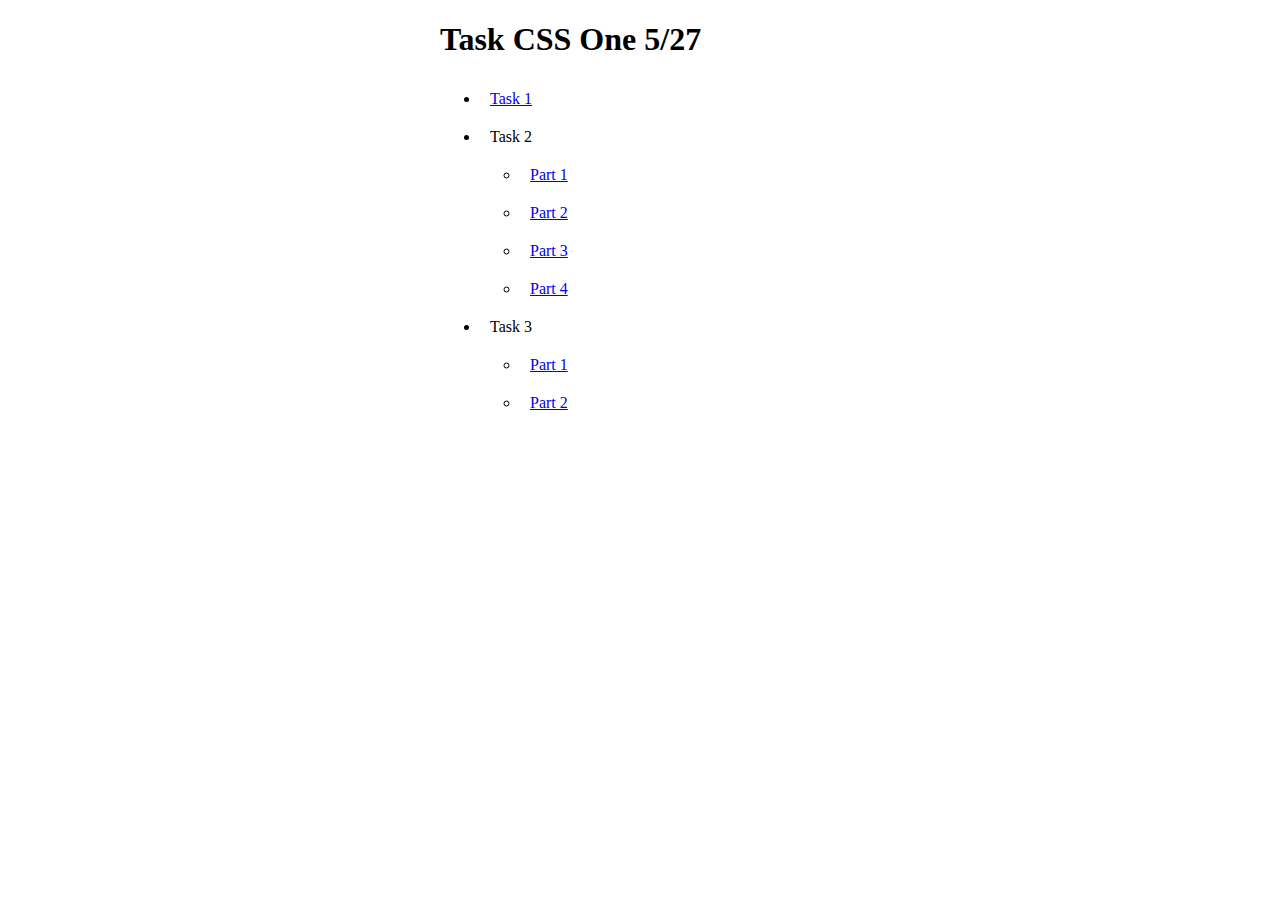
<file: index.html>
<!DOCTYPE html>
<html lang="en">
  <head>
    <meta charset="UTF-8" />
    <meta name="viewport" content="width=device-width, initial-scale=1.0" />
    <title>Document</title>
    <style>
      .page {
        width: 400px;
        margin: 20px auto;
      }
      ul li {
        padding: 10px;
      }
    </style>
  </head>
  <body>
    <div class="page">
      <h1>Task CSS One 5/27</h1>
      <ul>
        <li>
          <a href="../Orange-Task-CSS-5-27/TASKS-CSS/Task-1.html">Task 1</a>
        </li>
        <li>Task 2</li>
        <ul>
          <li><a href="./TASKS-CSS/Task-2.html">Part 1</a></li>
          <li><a href="./TASKS-CSS/Task-3.html">Part 2</a></li>
          <li><a href="https://hraki1.github.io/css-task-3/">Part 3</a></li>
          <li><a href="https://hraki1.github.io/css-task-5/">Part 4</a></li>
        </ul>
        <li>Task 3</li>
        <ul>
          <li><a href="./TASKS-CSS/task-6.html">Part 1</a></li>
          <li><a href="./TASKS-CSS/task-7.html">Part 2</a></li>
        </ul>
      </ul>
    </div>
  </body>
</html>
</file>
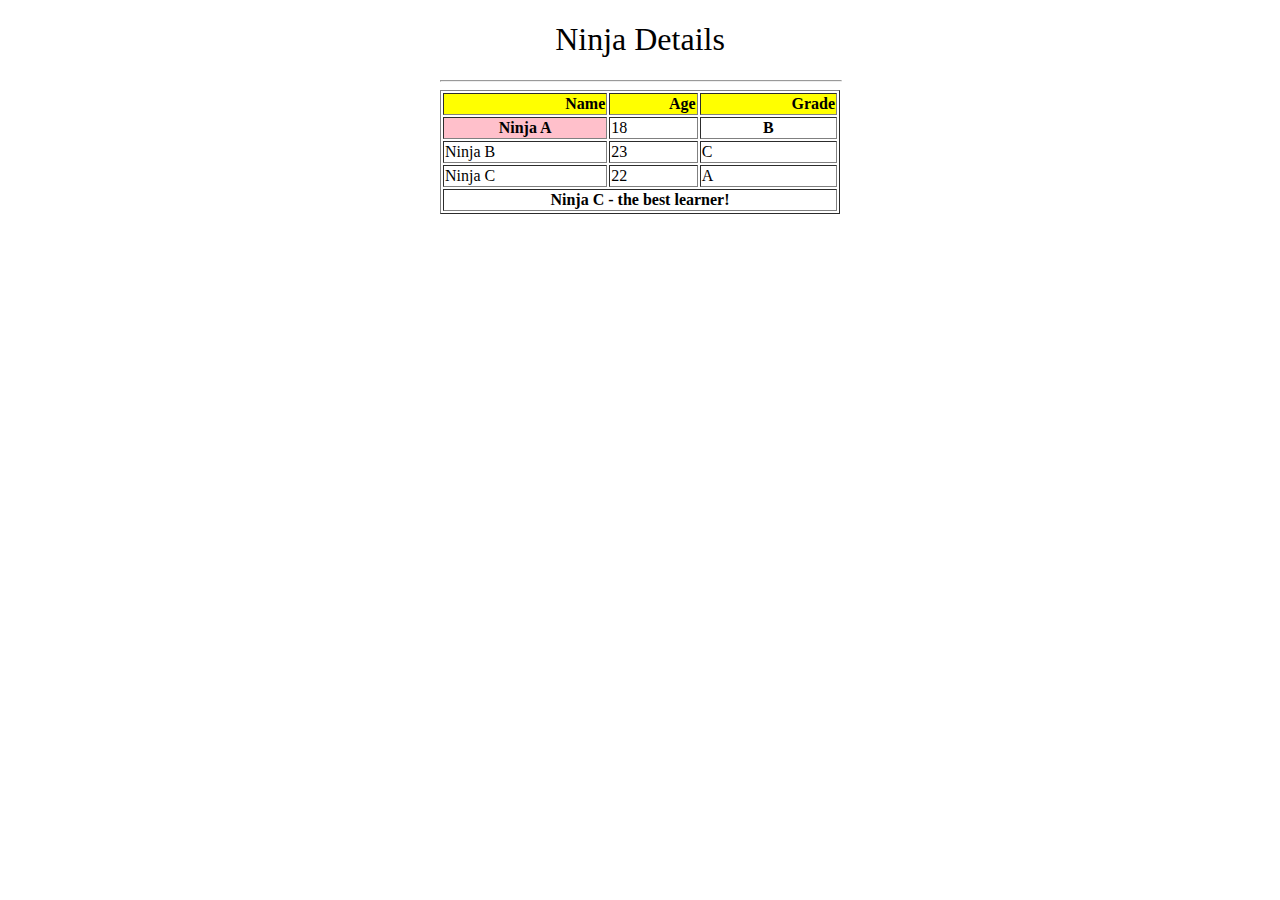
<file: TASKS-CSS/Task-1.html>
<!DOCTYPE html>
<html lang="en">
  <head>
    <meta charset="UTF-8" />
    <meta name="viewport" content="width=device-width, initial-scale=1.0" />
    <title>Document</title>
    <style>
        div{
            width: 400px;
            margin: auto;
        }
        table thead tr{text-align: right;}
        table thead tr th{
            background-color: yellow;
        }
        table tbody tr:first-child th:first-child{
            background-color: pink;
        }
        hr {
            width: 400px;
        }
        h1{
            font-weight:400;
            text-align: center;
        }
    </style>
  </head>
  <body>
      <div>
        <h1>Ninja Details</h1>
        <hr />
        <table border="1" width="400">
          <thead>
            <tr>
              <th>Name</th>
              <th>Age</th>
              <th>Grade</th>
            </tr>
          </thead>
          <tbody>
            <tr>
              <th>Ninja A</th>
              <td>18</td>
              <th>B</th>
            </tr>
            <tr>
              <td>Ninja B</td>
              <td>23</td>
              <td>C</td>
            </tr>
            <tr>
              <td>Ninja C</td>
              <td>22</td>
              <td>A</td>
            </tr>
            <tfoot>
                <tr>
                    <th colspan="3">Ninja C - the best learner!</th>
                </tr>
            </tfoot>
          </tbody>
        </table>
    </div>
   
  </body>
</html>
</file>
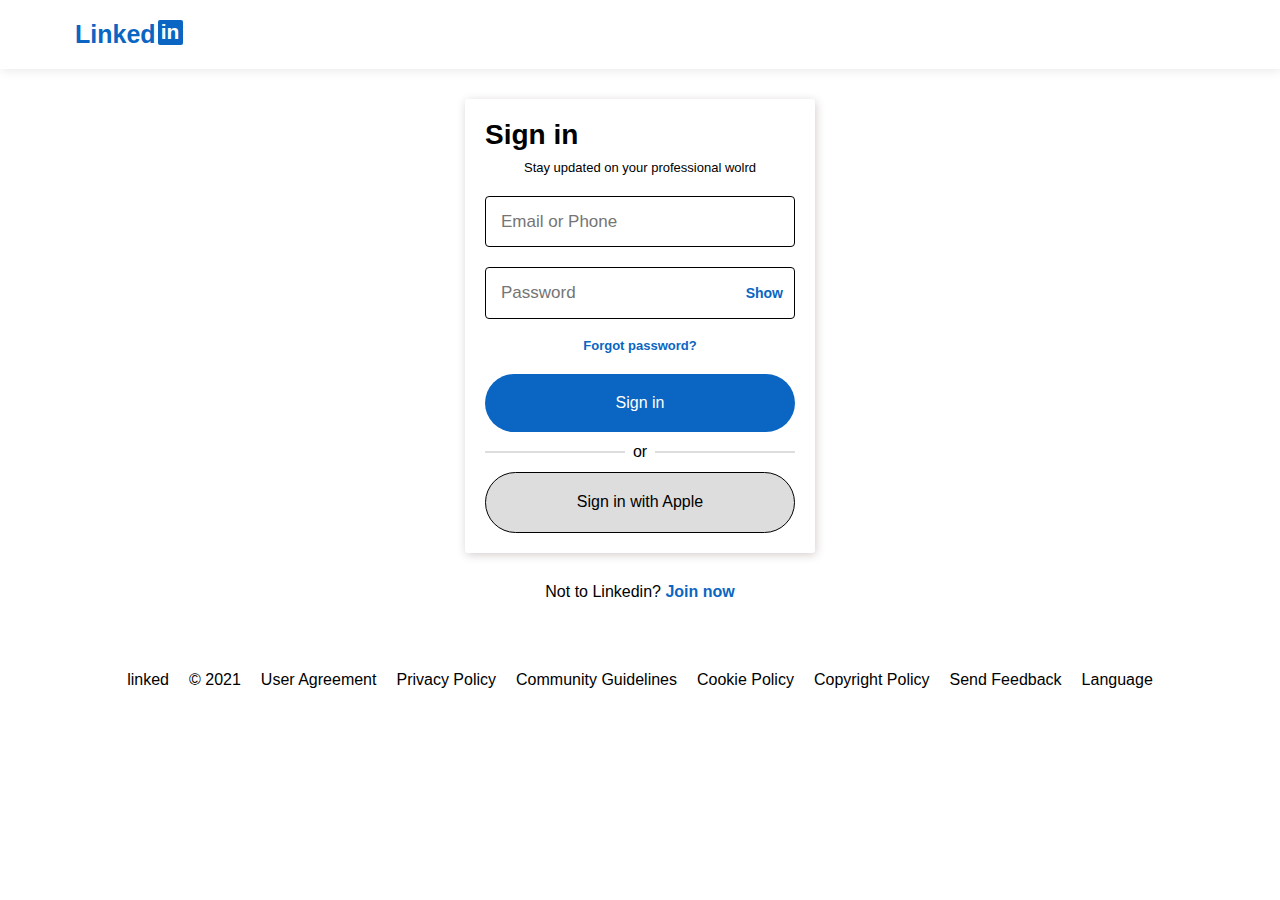
<file: TASKS-CSS/Task-2.html>
<!DOCTYPE html>
<html lang="en">
  <head>
    <meta charset="UTF-8" />
    <meta name="viewport" content="width=device-width, initial-scale=1.0" />

    <!-- Render All Element Normally -->
    <link rel="stylesheet" href="../assets/css/normalize.css" />
    <!-- Font Awesome Library -->
    <link
      rel="stylesheet"
      href="https://cdnjs.cloudflare.com/ajax/libs/font-awesome/6.5.2/css/all.min.css"
      integrity="sha512-SnH5WK+bZxgPHs44uWIX+LLJAJ9/2PkPKZ5QiAj6Ta86w+fsb2TkcmfRyVX3pBnMFcV7oQPJkl9QevSCWr3W6A=="
      crossorigin="anonymous"
      referrerpolicy="no-referrer"
    />
    <!-- Style Template Css File -->
    <link rel="stylesheet" href="../assets/css/style.css" />
    <!-- Main Template Css File -->
    <link rel="stylesheet" href="../assets/css/task-2.css" />
  </head>
  <body>
    <header>
      <div class="container">
        <h1>Linked</h1>
      </div>
    </header>
    <main>
      <div class="container">
        <form action="">
          <h2>Sign in</h2>
          <p>Stay updated on your professional wolrd</p>
          <div class="input">
            <input type="text" placeholder="Email or Phone" />
          </div>
          <div class="input">
            <input type="password" placeholder="Password" />
            <span>Show</span>
          </div>
          <p><a href="#">Forgot password?</a></p>
          <div class="buttons">
            <button type="submit">Sign in</button>
            <button>
              <i class="fa-brands fa-apple"></i> Sign in with Apple
            </button>
          </div>
        </form>
        <p>Not to Linkedin? <a href="">Join now</a></p>
        <footer>
          <ul>
            <li>
              linked<i class="fa-brands fa-linkedin" style="color: #000000"></i>
            </li>
            <li>&copy; 2021</li>
            <li>User Agreement</li>
            <li>Privacy Policy</li>
            <li>Community Guidelines</li>
            <li>Cookie Policy</li>
            <li>Copyright Policy</li>
            <li>Send Feedback</li>
            <li>Language</li>
          </ul>
        </footer>
      </div>
    </main>
  </body>
</html>
</file>
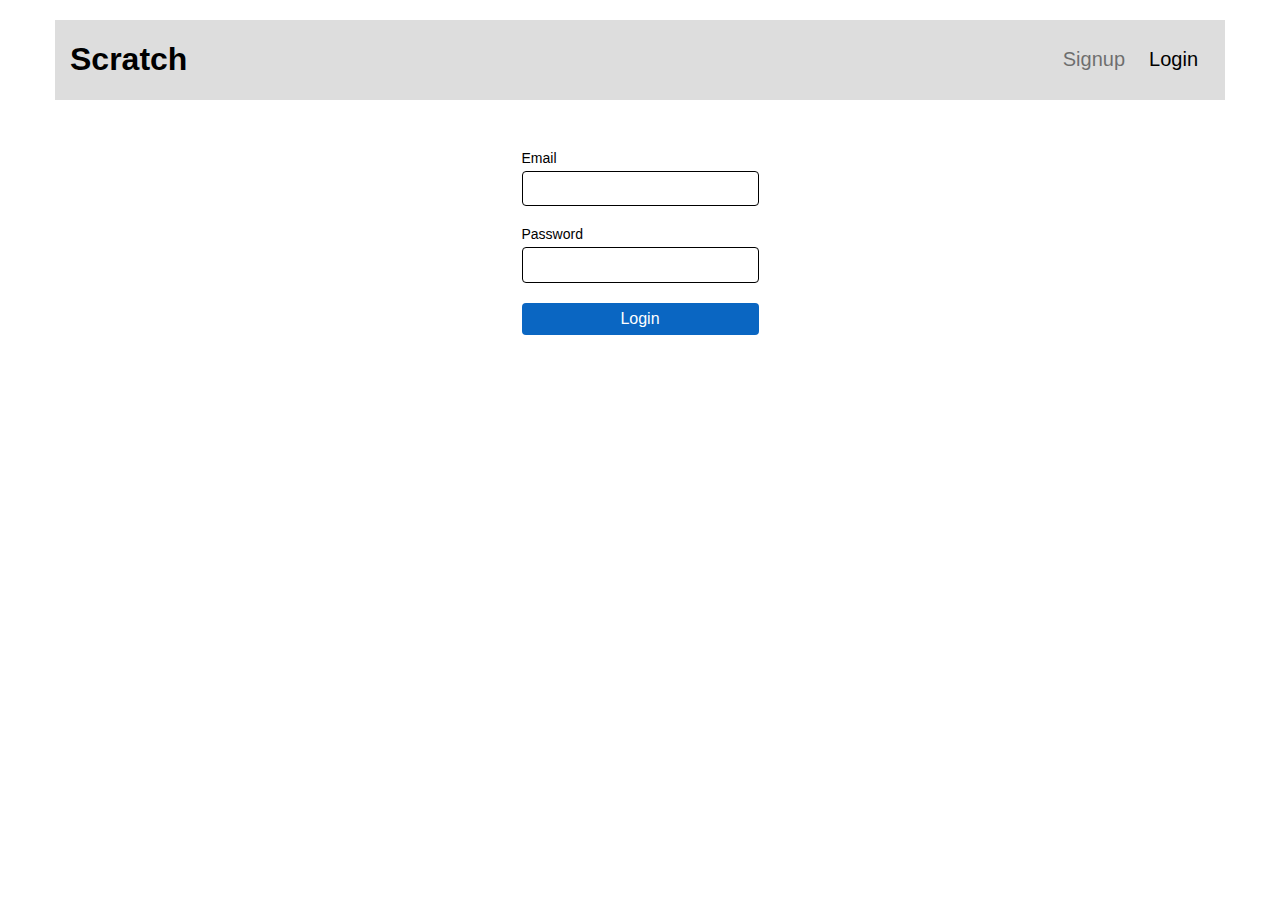
<file: TASKS-CSS/Task-3.html>
<!DOCTYPE html>
<html lang="en">
  <head>
    <meta charset="UTF-8" />
    <meta name="viewport" content="width=device-width, initial-scale=1.0" />

    <!-- Render All Element Normally -->
    <link rel="stylesheet" href="../assets/css/normalize.css" />
    <!-- Font Awesome Library -->
    <link
      rel="stylesheet"
      href="https://cdnjs.cloudflare.com/ajax/libs/font-awesome/6.5.2/css/all.min.css"
      integrity="sha512-SnH5WK+bZxgPHs44uWIX+LLJAJ9/2PkPKZ5QiAj6Ta86w+fsb2TkcmfRyVX3pBnMFcV7oQPJkl9QevSCWr3W6A=="
      crossorigin="anonymous"
      referrerpolicy="no-referrer"
    />
    <!-- Style Template Css File -->
    <link rel="stylesheet" href="../assets/css/style.css" />
    <!-- Main Template Css File -->
    <link rel="stylesheet" href="../assets/css/task-3.css" />

    <title>Document</title>
  </head>
  <body>
    <!-- start header -->
    <header>
      <div class="container">
        <h1>Scratch</h1>
        <nav>
          <ul>
            <li>Signup</li>
            <li class="active">Login</li>
          </ul>
        </nav>
      </div>
    </header>
    <!-- end header -->

    <!-- start from -->
    <main>
      <form action="">
        <div class="input">
          <label for="">Email</label>
          <input type="text" />
        </div>
        <div class="input">
          <label for="">Password</label>
          <input type="text" />
        </div>
        <div class="buttons">
          <button type="submit">Login</button>
        </div>
      </form>
    </main>
    <!-- end from -->
  </body>
</html>
</file>
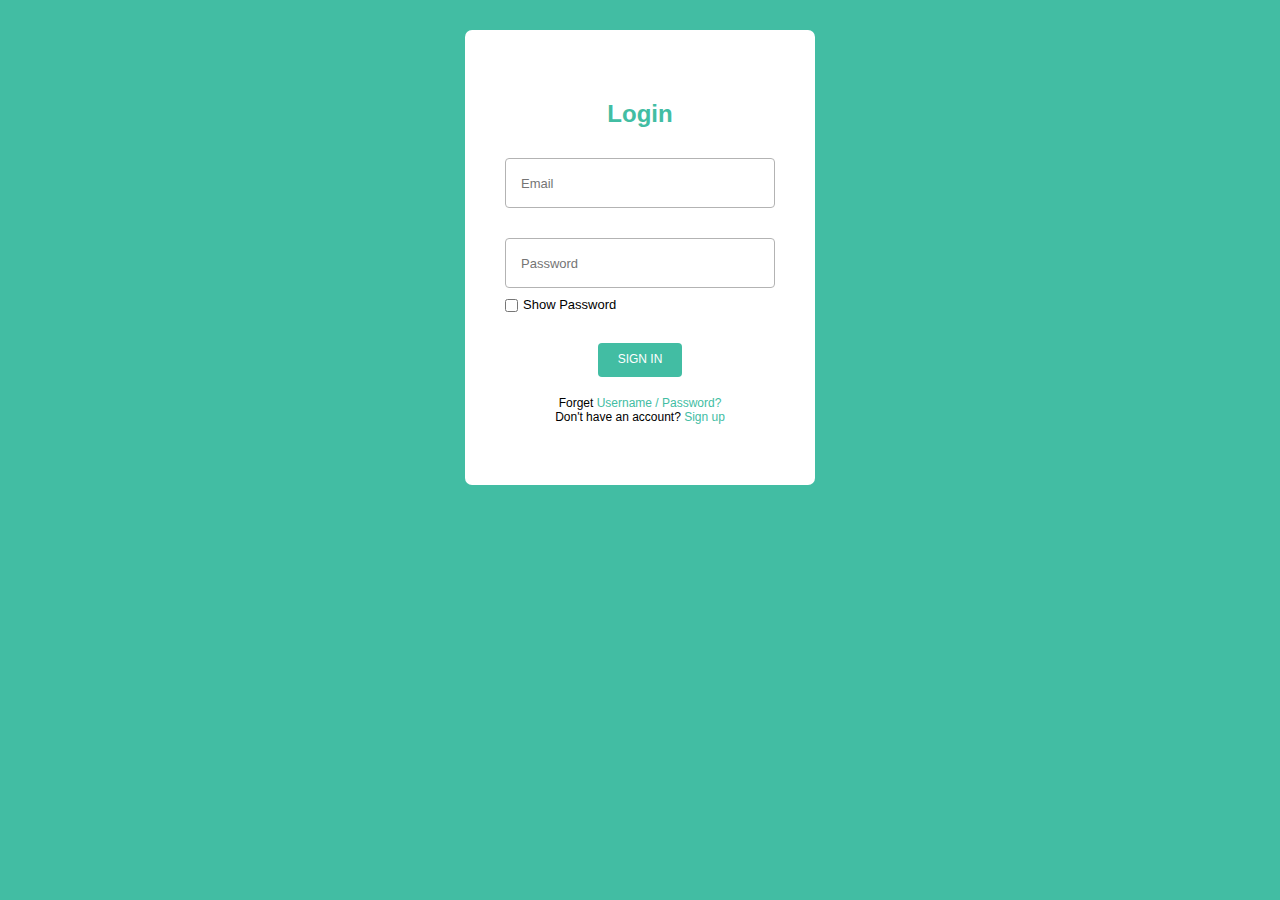
<file: TASKS-CSS/task-4.html>
<!DOCTYPE html>
<html lang="en">
  <head>
    <meta charset="UTF-8" />
    <meta name="viewport" content="width=device-width, initial-scale=1.0" />

    <!-- Render All Element Normally -->
    <link rel="stylesheet" href="../assets/css/normalize.css" />
    <!-- Font Awesome Library -->
    <link
      rel="stylesheet"
      href="https://cdnjs.cloudflare.com/ajax/libs/font-awesome/6.5.2/css/all.min.css"
      integrity="sha512-SnH5WK+bZxgPHs44uWIX+LLJAJ9/2PkPKZ5QiAj6Ta86w+fsb2TkcmfRyVX3pBnMFcV7oQPJkl9QevSCWr3W6A=="
      crossorigin="anonymous"
      referrerpolicy="no-referrer"
    />
    <!-- Style Template Css File -->
    <link rel="stylesheet" href="../assets/css/style.css" />
    <!-- Main Template Css File -->
    <link rel="stylesheet" href="../assets/css/task-4.css" />

    <title>Document</title>
  </head>
  <body>
    <!-- start from -->
    <main>
      <h2>Login</h2>
      <form action="">
        <div class="input">
          <input type="text" placeholder="Email" />
        </div>
        <div class="input">
          <input type="text" placeholder="Password" />
          <div class="show">
            <input type="checkbox" /> <label for="">Show Password</label>
          </div>
        </div>
        <div class="buttons">
          <button type="submit">SIGN IN</button>
        </div>
        <div class="text-box">
          <p>Forget <a href="">Username / Password?</a></p>
          <p>Don't have an account? <a href="">Sign up</a></p>
        </div>
      </form>
    </main>
    <!-- end from -->
  </body>
</html>
</file>
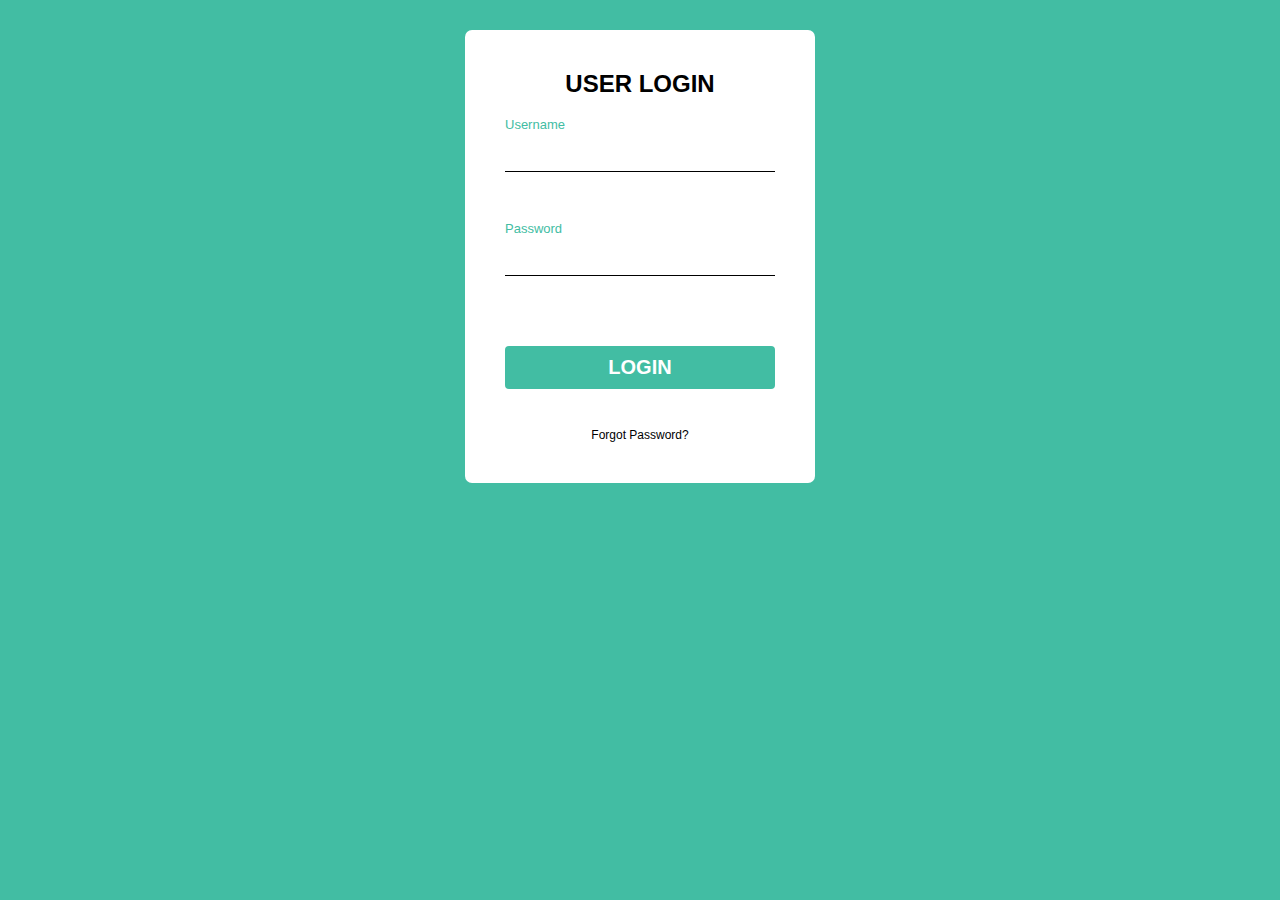
<file: TASKS-CSS/task-5.html>
<!DOCTYPE html>
<html lang="en">
  <head>
    <meta charset="UTF-8" />
    <meta name="viewport" content="width=device-width, initial-scale=1.0" />

    <!-- Render All Element Normally -->
    <link rel="stylesheet" href="../assets/css/normalize.css" />
    <!-- Font Awesome Library -->
    <link
      rel="stylesheet"
      href="https://cdnjs.cloudflare.com/ajax/libs/font-awesome/6.5.2/css/all.min.css"
      integrity="sha512-SnH5WK+bZxgPHs44uWIX+LLJAJ9/2PkPKZ5QiAj6Ta86w+fsb2TkcmfRyVX3pBnMFcV7oQPJkl9QevSCWr3W6A=="
      crossorigin="anonymous"
      referrerpolicy="no-referrer"
    />
    <!-- Style Template Css File -->
    <link rel="stylesheet" href="../assets/css/style.css" />
    <!-- Main Template Css File -->
    <link rel="stylesheet" href="../assets/css/task-5.css" />

    <title>Document</title>
  </head>
  <body>
    <!-- start from -->
    <main>
      <h2>USER LOGIN</h2>
      <form action="">
        <div class="input">
          <label for="">Username</label>
          <input type="text" />
        </div>
        <div class="input">
          <label for="">Password</label>
          <input type="text" />
        </div>
        <div class="buttons">
          <button type="submit">LOGIN</button>
        </div>
        <div class="text-box">
          <p><a href="">Forgot Password?</a></p>
        </div>
      </form>
    </main>
    <!-- end from -->
  </body>
</html>
</file>
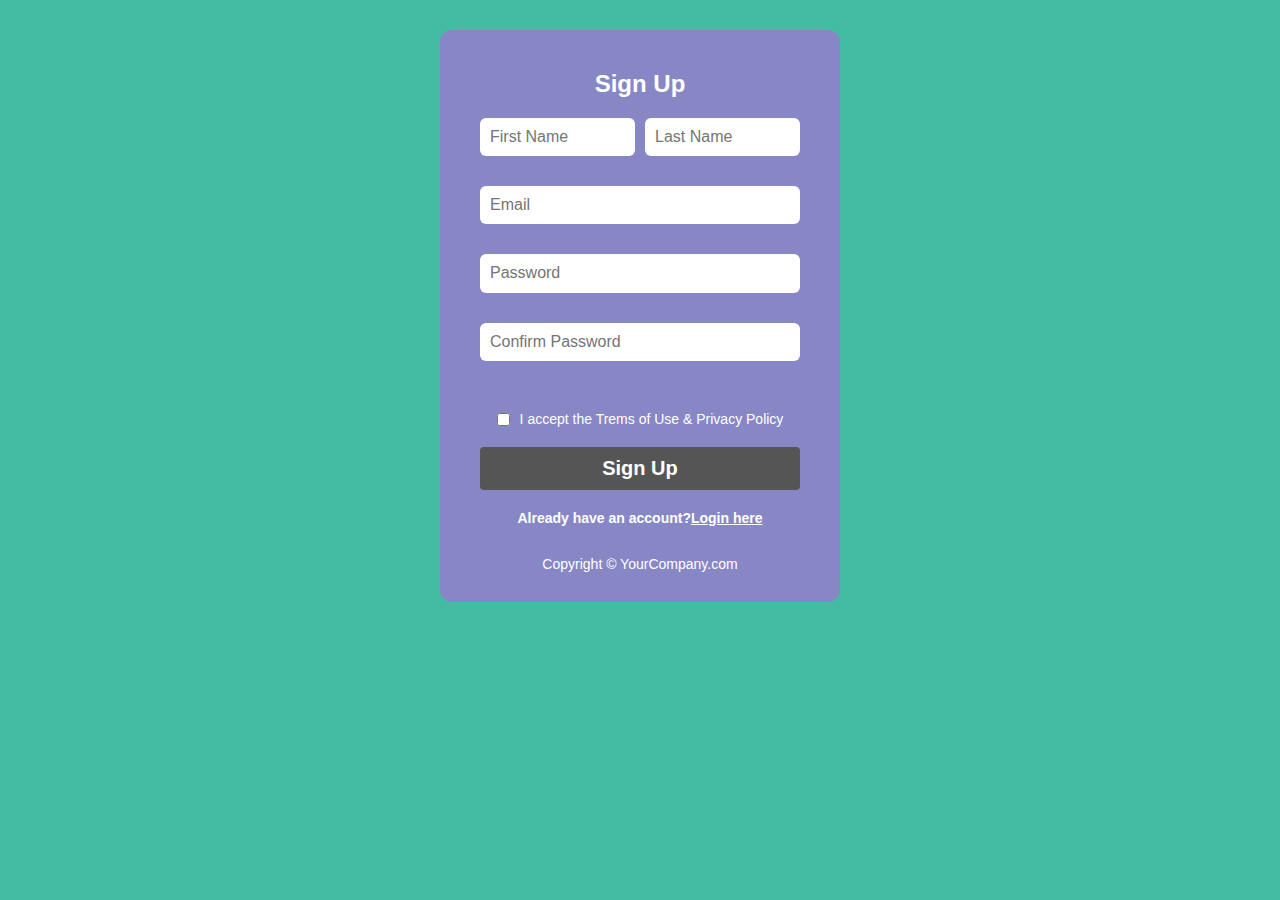
<file: TASKS-CSS/task-6.html>
<!DOCTYPE html>
<html lang="en">
  <head>
    <meta charset="UTF-8" />
    <meta name="viewport" content="width=device-width, initial-scale=1.0" />

    <!-- Render All Element Normally -->
    <link rel="stylesheet" href="../assets/css/normalize.css" />
    <!-- Font Awesome Library -->
    <link
      rel="stylesheet"
      href="https://cdnjs.cloudflare.com/ajax/libs/font-awesome/6.5.2/css/all.min.css"
      integrity="sha512-SnH5WK+bZxgPHs44uWIX+LLJAJ9/2PkPKZ5QiAj6Ta86w+fsb2TkcmfRyVX3pBnMFcV7oQPJkl9QevSCWr3W6A=="
      crossorigin="anonymous"
      referrerpolicy="no-referrer"
    />
    <!-- Style Template Css File -->
    <link rel="stylesheet" href="../assets/css/style.css" />
    <!-- Main Template Css File -->
    <link rel="stylesheet" href="../assets/css/task-6.css" />

    <title>Document</title>
  </head>
  <body>
    <!-- start from -->
    <main>
      <h2>Sign Up</h2>
      <form action="">
        <div class="input group-inputs">
          <input type="text" placeholder="First Name" />
          <input type="text" placeholder="Last Name" />
        </div>
        <div class="input">
          <input type="text" placeholder="Email" />
        </div>
        <div class="input">
          <input type="text" placeholder="Password" />
        </div>
        <div class="input">
          <input type="text" placeholder="Confirm Password" />
        </div>

        <div class="accept-box">
          <input type="checkbox" /><label for="">
            I accept the Trems of Use & Privacy Policy</label
          >
        </div>

        <div class="buttons">
          <button type="submit">Sign Up</button>
        </div>
        <div class="text-box">
          <p>Already have an account?<a href="">Login here</a></p>
        </div>
        <div class="footer-box">
          <p>Copyright &copy; YourCompany.com</p>
        </div>
      </form>
    </main>
    <!-- end from -->
  </body>
</html>
</file>
<file: assets/css/style.css>
* {
  box-sizing: border-box;
  padding: 0;
  margin: 0;
}
html {
  scroll-behavior: smooth;
}
body {
  font-family: "Open Sans", sans-serif;
}
ul {
  list-style: none;
}
.container {
  padding-right: 15px;
  padding-left: 15px;
  margin-left: auto;
  margin-right: auto;
}
/* small */
@media (min-width: 768px) {
  .container {
    width: 750px;
  }
}
/* medium */
@media (min-width: 992px) {
  .container {
    width: 970px;
  }
}
/* large */
@media (min-width: 1200px) {
  .container {
    width: 1170px;
  }
}
/* End GLobal Rules */
</file>
<file: assets/css/task-2.css>
/* Roots */
:root {
  --mainColor: #0a66c2;
}

/* Start Header */
header {
  box-shadow: 1px 2px 10px 0 rgb(235, 234, 234);
}
header .container {
  padding: 20px;
}
header h1 {
  width: fit-content;
  font-size: 25px;
  margin: 0;
  color: var(--mainColor);
  position: relative;
}
header h1::after {
  content: "in";
  color: white;
  background-color: var(--mainColor);
  width: 25px;
  height: 25px;
  font-size: 21px;
  border-radius: 2px;
  display: flex;
  align-items: center;
  justify-content: center;
  position: absolute;
  right: -27px;
  top: 0;
}
/* End Header */

/* Start Main */
.page {
  position: relative;
}
main .container form {
  margin: 30px auto;
  width: 350px;
  border-radius: 3px;
  padding: 20px;
  box-shadow: 1px 2px 10px 0 rgb(214, 206, 206);
}
main .container form h2 {
  margin-bottom: 10px;
  font-size: 28px;
}
main .container form p {
  font-size: 13px;
  font-weight: 500;
  margin-bottom: 20px;
}
main .container form .input {
  margin-bottom: 20px;
}
main .container form .input input {
  padding: 15px;
  border-radius: 4px;
  width: 100%;
  outline: none;
  font-size: 17px;
  border: 1px solid black;
}
main .container form .input {
  position: relative;
}
main .container form .input span {
  position: absolute;
  top: 18px;
  right: 12px;
  font-size: 14px;
  font-weight: bolder;
  color: var(--mainColor);
  cursor: pointer;
}

main .container form p {
  font-size: 13px;
  font-weight: 500;
}
main .container form p a {
  text-decoration: none;
  color: var(--mainColor);
}
main .container form .buttons {
  position: relative;
}
main .container form .buttons::before {
  content: "";
  width: 100%;
  height: 2px;
  background-color: #ddd;
  position: absolute;
  top: calc(50% - 2px);
}
main .container form .buttons::after {
  content: "or";
  width: 30px;
  height: 20px;
  text-align: center;
  background-color: white;
  position: absolute;
  top: calc(50% - 10px);
  right: calc(50% - 15px);
}
main .container form .buttons button {
  display: block;
  width: 100%;
  padding: 20px;
  border-radius: 35px;
  color: white;
  background-color: var(--mainColor);
  border: none;
  margin-bottom: 40px;
  cursor: pointer;
}
main .container form .buttons button:nth-last-of-type(1) {
  background-color: #ddd;
  border: 1px solid black;
  color: black;
  margin-bottom: 0;
}
main .container p {
  text-align: center;
}
main .container p a {
  text-decoration: none;
  color: var(--mainColor);
  font-weight: bold;
}

/* End Main */

/* Start Footer */
main .container footer {
  display: flex;
  justify-content: center;
  margin-top: 40px;
  padding: 20px;
}
main .container footer ul {
  display: flex;
  flex-wrap: wrap;
}
main .container footer ul li {
  padding: 10px;
  white-space: nowrap;
}
main .container footer p span:first-of-type {
  font-weight: bold;
}

/* End Footer */
</file>
<file: assets/css/task-3.css>
/* Roots */
:root {
  --mainColor: #0a66c2;
}

/* start header */
header {
  margin-top: 20px;
}

header .container {
  display: flex;
  align-items: center;
  background-color: #ddd;
}
header .container nav {
  flex: 1;
}
header .container nav ul {
  display: flex;
  align-items: center;
  justify-content: flex-end;
}
header .container nav ul li {
  padding: 12px;
  font-size: 20px;
  opacity: 0.5;
}
header .container nav ul li.active {
  opacity: 1;
}
/* end header */

/* start main */
main {
  width: 350px;
  margin: 30px auto;
  padding: 20px;
  display: flex;
  justify-content: center;
}
main form {
  display: flex;
  flex-direction: column;
}
main form .input {
  margin-bottom: 20px;
  display: flex;
  flex-direction: column;
}
main form .input label {
  font-size: 14px;
  margin-bottom: 5px;
}
main form .input input {
  padding: 7px;
  border-radius: 4px;
  width: 100%;
  outline: none;
  font-size: 17px;
  border-radius: 4px;

  border: 1px solid black;
}
main form .buttons button {
  display: block;
  width: 100%;
  padding: 7px;
  border-radius: 4px;
  border: none;
  background-color: var(--mainColor);
  color: white;
}
/* end main */
</file>
<file: assets/css/task-4.css>
/* Roots */
:root {
  --mainColor: #0a66c2;
}
body {
  background-color: #42bda3;
}
/* start main */
main {
  width: 350px;
  margin: 30px auto;
  padding: 40px;
  display: flex;
  justify-content: center;
  flex-direction: column;
  background-color: white;
  border-radius: 7px;
  justify-content: center;
}
main h2 {
  text-align: center;
  color: #42bda3;
  margin: 30px 0;
}
main form {
  display: flex;
  flex-direction: column;
}
main form .input {
  margin-bottom: 30px;
  display: flex;
  flex-direction: column;
}
main form .input .show {
  display: flex;
  justify-content: flex-start;
  margin-top: 10px;
}
main form .input .show label {
  font-size: 13px;
  color: rgb(0, 0, 0);
  margin-left: 5px;
}
main form .input > input {
  padding: 15px;
  border-radius: 4px;
  width: 100%;
  outline: none;
  border-radius: 4px;
  border: none;
  outline: none;
  border: 1px solid rgb(179, 179, 179);
}
main form .input input::placeholder {
  font-size: 13px;
}
main form .buttons {
  text-align: center;
}
main form .buttons button {
  padding: 10px 20px;
  border-radius: 4px;
  border: none;
  background-color: var(--mainColor);
  color: white;
  font-size: 12px;
  background-color: #42bda3;
}
form .text-box {
  margin: 20px 0;
  text-align: center;
}
form .text-box p {
  font-size: 12px;
}
form .text-box p a {
  text-decoration: none;
  color: #42bda3;
}
/* end main */
</file>
<file: assets/css/task-5.css>
/* Roots */
:root {
  --mainColor: #0a66c2;
}
body {
  background-color: #42bda3;
}
/* start main */
main {
  width: 350px;
  margin: 30px auto;
  padding: 20px 40px;
  display: flex;
  justify-content: center;
  flex-direction: column;
  background-color: white;
  border-radius: 7px;
  justify-content: center;
}
main h2 {
  text-align: center;
  margin: 20px 0;
}
main form {
  display: flex;
  flex-direction: column;
}
main form .input {
  margin-bottom: 50px;
  display: flex;
  flex-direction: column;
}

main form .input > input {
  padding: 10px;
  width: 100%;
  border: none;
  outline: none;
  border-bottom: 1px solid black;
}
main form .input > input:focus {
  border-bottom-color: #42bda3;
}
main form .input label {
  font-size: 13px;
  color: #42bda3;
}
main form .buttons {
  text-align: center;
}
main form .buttons button {
  padding: 10px 20px;
  border-radius: 4px;
  border: none;
  background-color: var(--mainColor);
  color: white;
  font-size: 20px;
  width: 100%;
  font-weight: bold;
  background-color: #42bda3;
  margin: 20px 0;
}
form .text-box {
  margin: 20px 0;
  text-align: center;
}
form .text-box p {
  font-size: 12px;
}
form .text-box p a {
  text-decoration: none;
  color: black;
}
/* end main */
</file>
<file: assets/css/task-6.css>
/* Roots */
:root {
  --mainColor: #0a66c2;
}
body {
  background-color: #42bda3;
}
/* start main */
main {
  width: 400px;
  margin: 30px auto;
  padding: 20px 40px;
  display: flex;
  justify-content: center;
  flex-direction: column;
  background-color: white;
  border-radius: 12px;
  justify-content: center;
  background-color: #8887c5;
}
main h2 {
  text-align: center;
  margin: 20px 0;
  color: white;
}
main form {
  display: flex;
  flex-direction: column;
}
main form .input {
  margin-bottom: 30px;
  display: flex;
  justify-content: space-between;
}

main form .input > input {
  padding: 10px;
  width: 100%;
  border: none;
  outline: none;
  border-radius: 6px;
}
main form .input > input {
  padding: 10px;
  width: 100%;
  border: none;
  outline: none;
  border-radius: 6px;
}
main form .group-inputs > input {
  padding: 10px;
  width: calc(50% - 5px);
  border: none;
  outline: none;
  border-radius: 6px;
}

main form .input label {
  font-size: 13px;
  color: #42bda3;
}
main form .buttons {
  text-align: center;
}
main form .buttons button {
  padding: 10px 20px;
  border-radius: 4px;
  border: none;
  background-color: var(--mainColor);
  color: white;
  font-size: 20px;
  width: 100%;
  font-weight: bold;
  background-color: #555555;
}

form .accept-box {
  margin: 20px 0;
  display: flex;
  align-items: center;
  justify-content: center;
}
form .accept-box label{
  font-size: 14px;
  margin-left: 10px;
  color: #fff;
}
form .text-box {
  color: #fff;
  margin: 20px 0;
  text-align: center;
}
form .text-box p {
  font-weight: bold;
  font-size: 14px;
}
form .text-box p a {
  text-decoration: underline;
  color: #fff;
}
form .footer-box {
  color: #fff;
  margin: 10px 0;
  text-align: center;
}
form .footer-box p {
  font-size: 14px;
}
/* end main */
</file>
